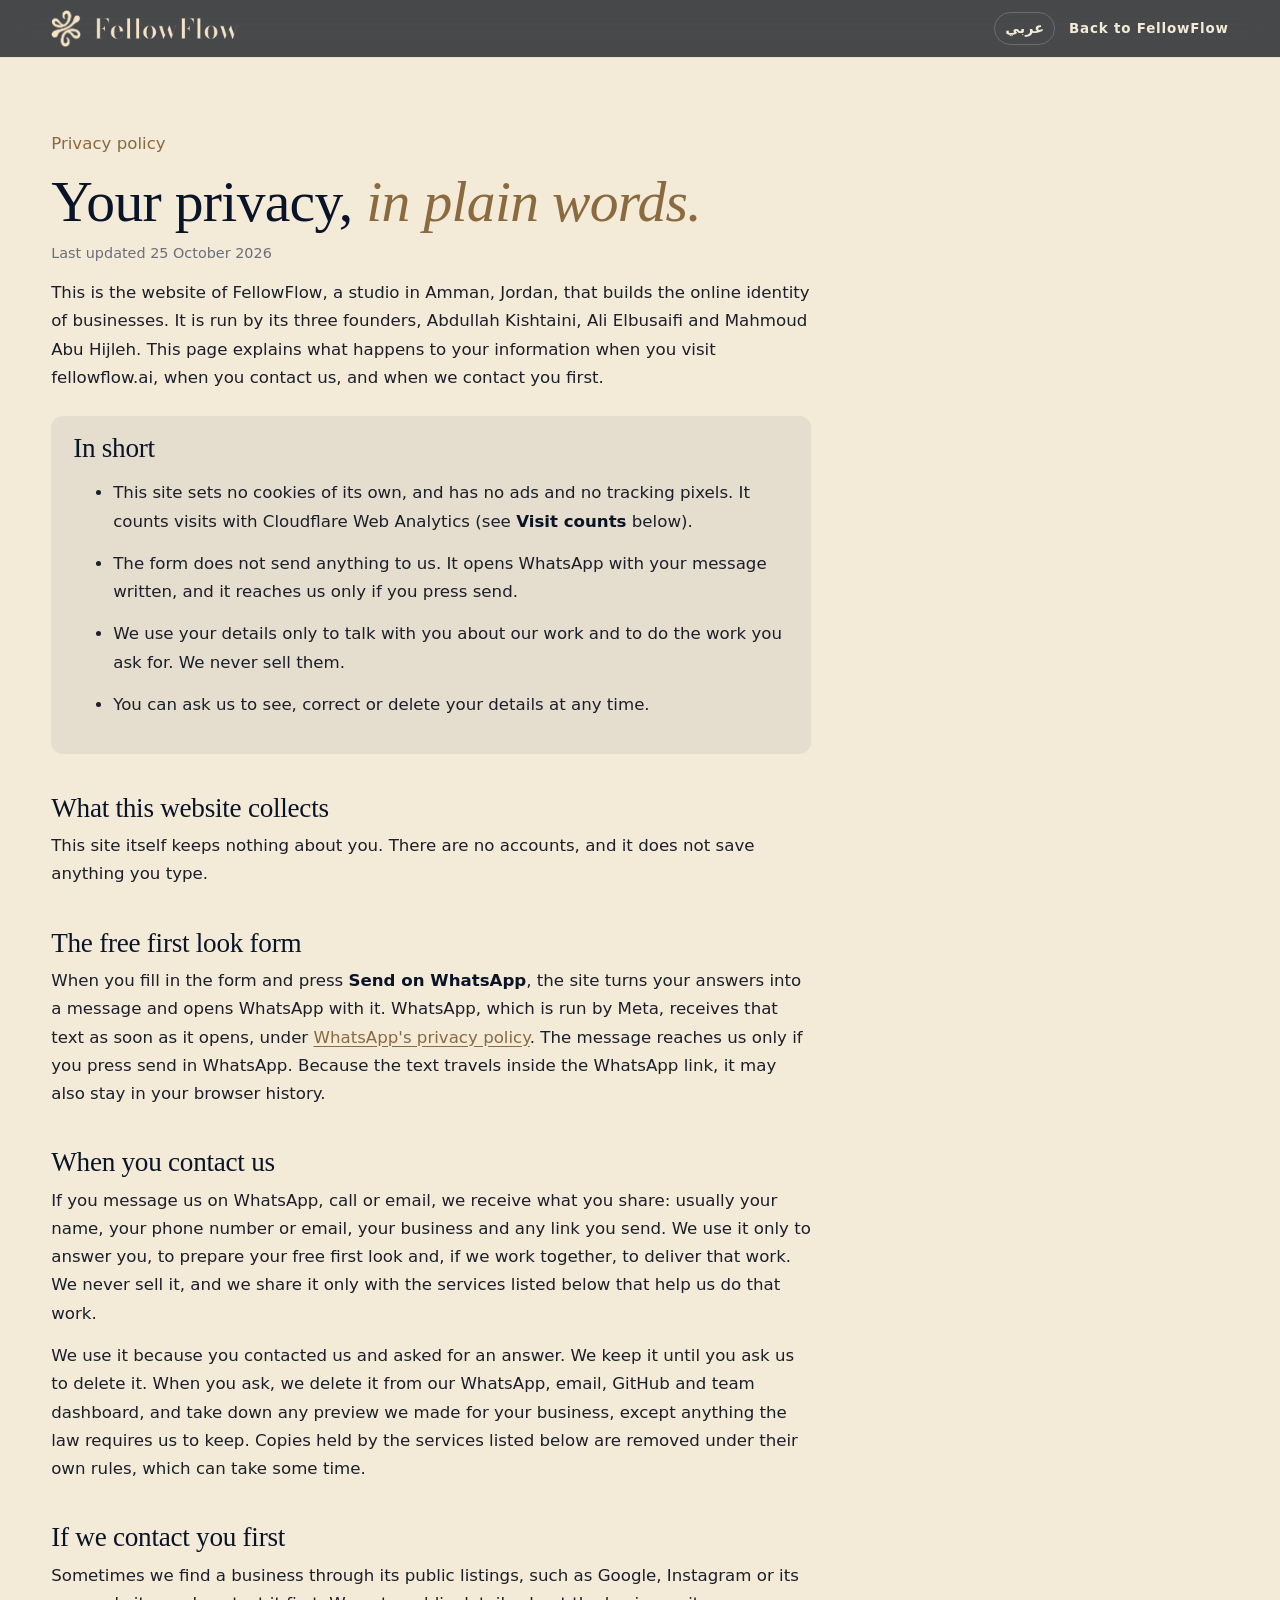
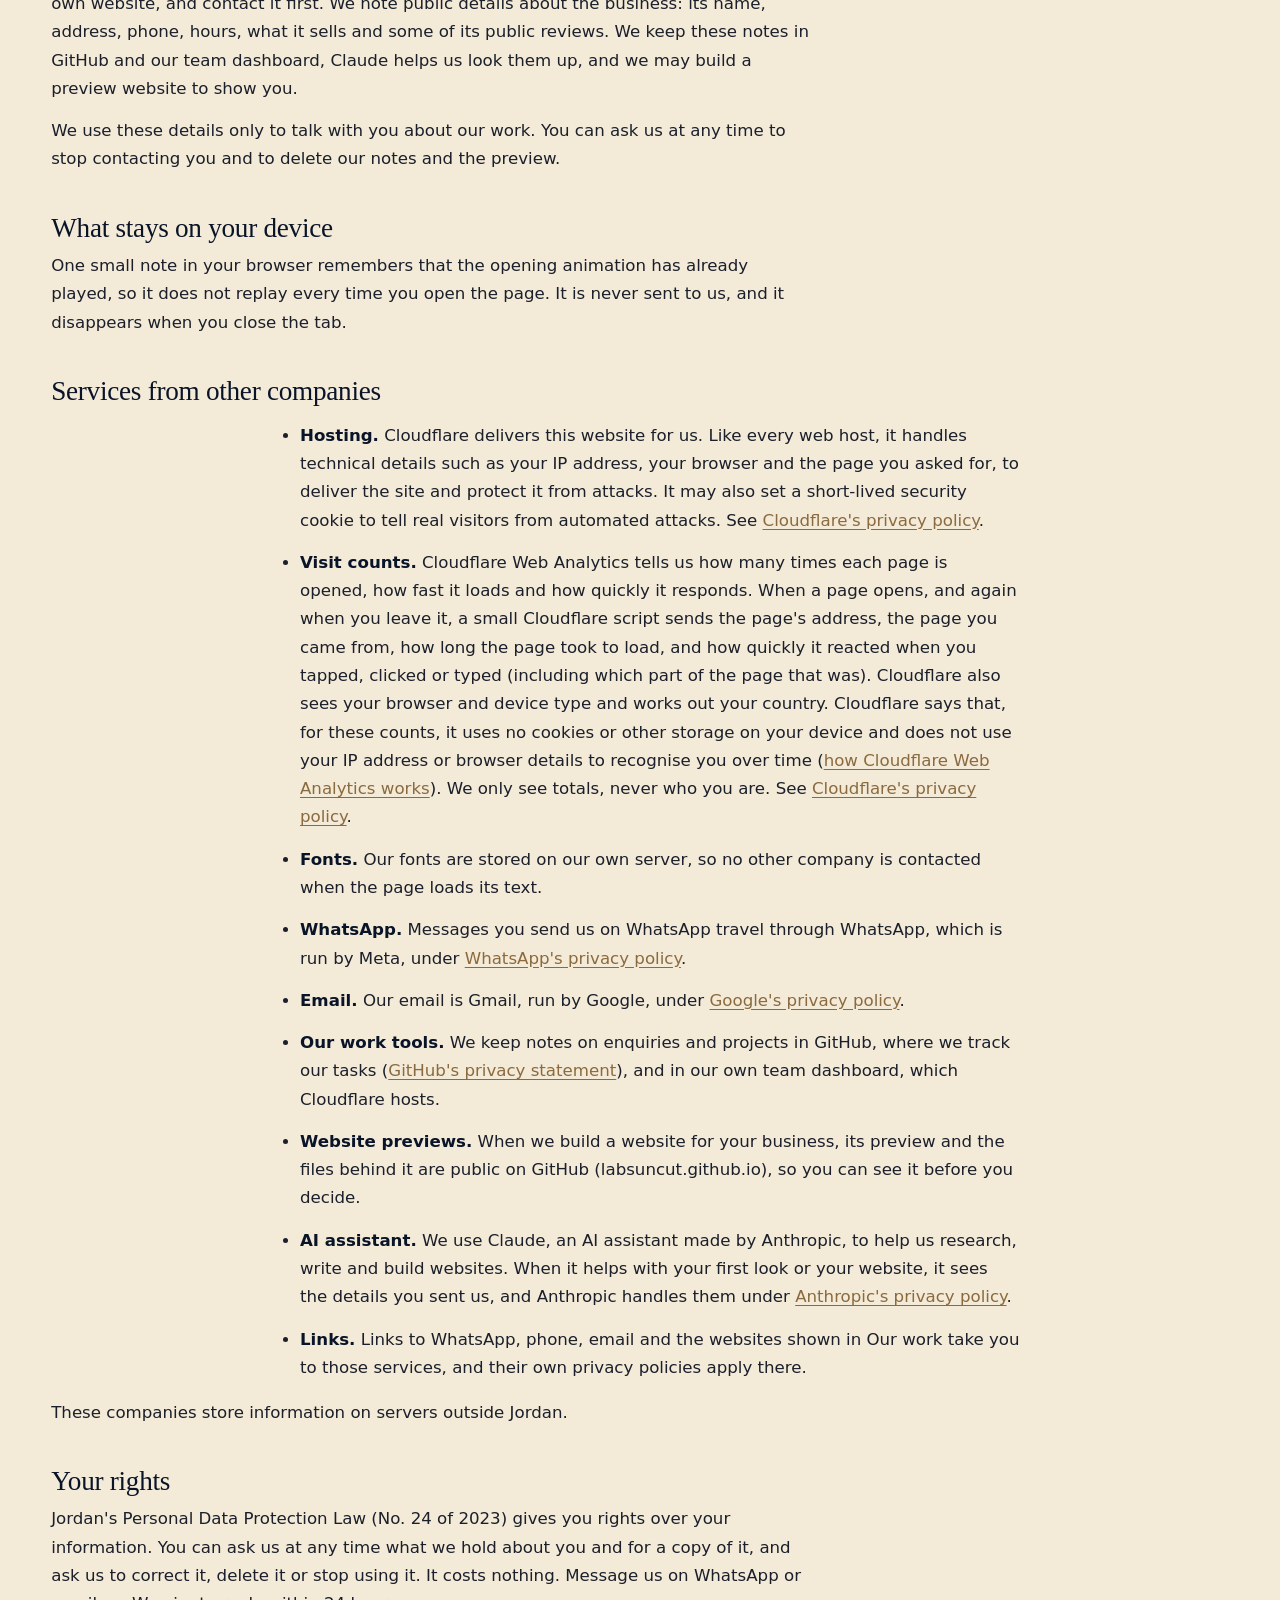
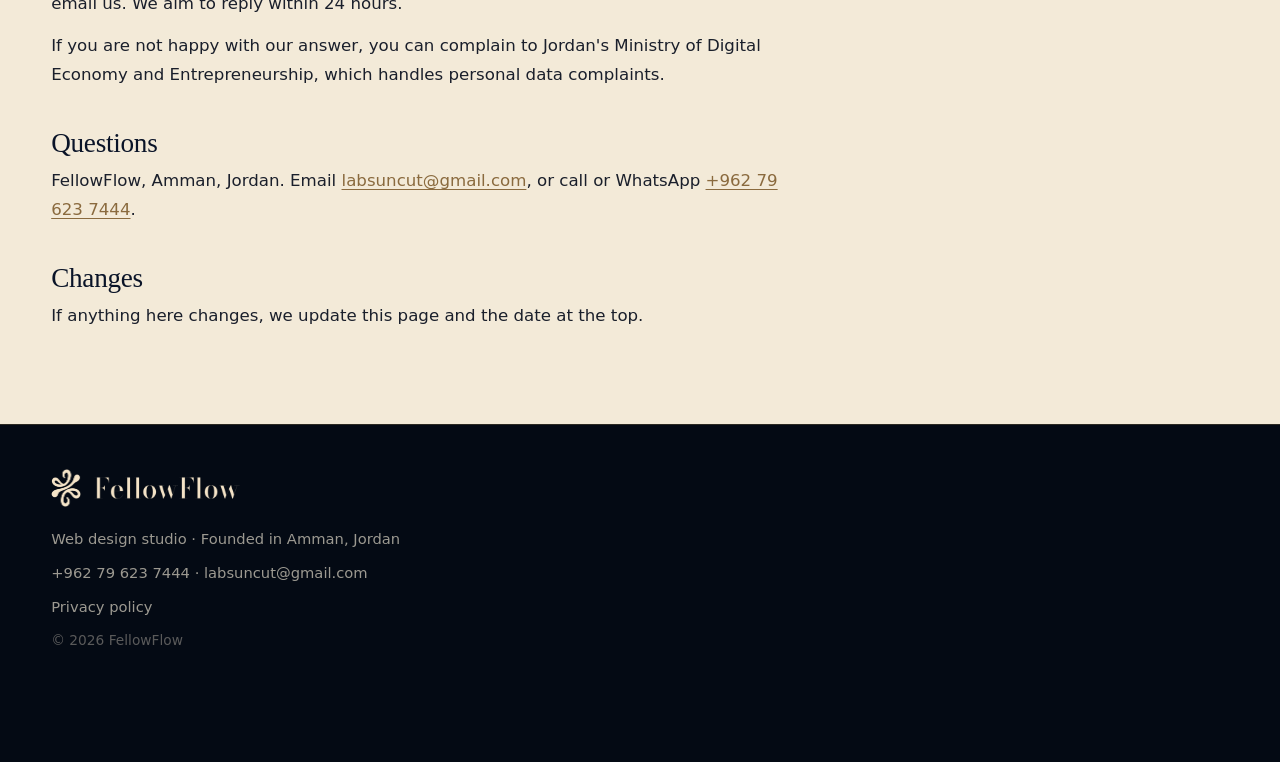
<file: privacy/index.html>
<!doctype html>
<html lang="en" dir="ltr">
<head>
<meta charset="utf-8">
<meta name="viewport" content="width=device-width, initial-scale=1, viewport-fit=cover">
<title>Privacy policy | FellowFlow</title>
<meta name="description" content="What this site keeps about you, what happens when you message us or we message you, which services help us, and how to see, correct or delete your details.">
<link rel="canonical" href="https://fellowflow.ai/privacy/">
<meta name="theme-color" content="#050C1A">
<meta http-equiv="Content-Security-Policy" content="default-src 'self'; script-src 'self' https://static.cloudflareinsights.com; style-src 'self' 'unsafe-inline'; font-src 'self'; img-src 'self' data:; connect-src 'self'; object-src 'none'; base-uri 'self'; form-action 'self'; upgrade-insecure-requests">
<meta name="referrer" content="strict-origin-when-cross-origin">
<link rel="icon" href="../assets/img/favicon.svg" type="image/svg+xml">
<link rel="icon" href="../assets/img/favicon-48.png" sizes="48x48" type="image/png">
<link rel="apple-touch-icon" href="../assets/img/apple-touch-icon.png">
<meta property="og:title" content="Privacy policy | FellowFlow">
<meta property="og:type" content="website">
<meta property="og:url" content="https://fellowflow.ai/privacy/">
<meta property="og:site_name" content="FellowFlow">
<meta property="og:image" content="https://fellowflow.ai/assets/img/og.jpg">
<link rel="stylesheet" href="../assets/css/site.css?v=30">
</head>
<body>
<a class="skip" href="#main">Skip to content</a>

<header class="top scrolled">
  <div class="wrap top-in">
    <a class="logo show" href="../" aria-label="FellowFlow home">
      <img class="logo-mark" src="../assets/img/logo/mark-cream.png" alt="" width="244" height="302">
      <img class="logo-word" src="../assets/img/logo/wordmark-cream-400.png" srcset="../assets/img/logo/wordmark-cream-400.png 400w, ../assets/img/logo/wordmark-cream-680.png 680w, ../assets/img/logo/wordmark-cream.png 960w" sizes="(max-width: 640px) 126px, 172px" alt="FellowFlow" width="960" height="153">
    </a>
    <div class="top-actions">
      <a class="lang" href="../ar/" hreflang="ar" lang="ar">عربي</a>
      <a class="back" href="../">Back to FellowFlow</a>
    </div>
  </div>
</header>

<!-- One cream sheet of plain text. Keep it true to what the site really does: if a form, cookie,
     tracker or outside service is added, update this page and the date in the same change. -->
<main id="main" class="legal">
  <p class="no"><span class="rule"></span><span>Privacy policy</span></p>
  <h1>Your privacy, <em>in plain words.</em></h1>
  <p class="updated">Last updated 25 October 2026</p>
  <p>This is the website of FellowFlow, a studio in Amman, Jordan, that builds the online identity of businesses. It is run by its three founders, Abdullah Kishtaini, Ali Elbusaifi and Mahmoud Abu Hijleh. This page explains what happens to your information when you visit fellowflow.ai, when you contact us, and when we contact you first.</p>

  <div class="short">
    <h2>In short</h2>
    <ul>
      <li>This site sets no cookies of its own, and has no ads and no tracking pixels. It counts visits with Cloudflare Web Analytics (see <b>Visit counts</b> below).</li>
      <li>The form does not send anything to us. It opens WhatsApp with your message written, and it reaches us only if you press send.</li>
      <li>We use your details only to talk with you about our work and to do the work you ask for. We never sell them.</li>
      <li>You can ask us to see, correct or delete your details at any time.</li>
    </ul>
  </div>

  <h2>What this website collects</h2>
  <p>This site itself keeps nothing about you. There are no accounts, and it does not save anything you type.</p>

  <h2>The free first look form</h2>
  <p>When you fill in the form and press <b>Send on WhatsApp</b>, the site turns your answers into a message and opens WhatsApp with it. WhatsApp, which is run by Meta, receives that text as soon as it opens, under <a href="https://www.whatsapp.com/legal/privacy-policy" target="_blank" rel="noopener">WhatsApp's privacy policy</a>. The message reaches us only if you press send in WhatsApp. Because the text travels inside the WhatsApp link, it may also stay in your browser history.</p>

  <h2>When you contact us</h2>
  <p>If you message us on WhatsApp, call or email, we receive what you share: usually your name, your phone number or email, your business and any link you send. We use it only to answer you, to prepare your free first look and, if we work together, to deliver that work. We never sell it, and we share it only with the services listed below that help us do that work.</p>
  <p>We use it because you contacted us and asked for an answer. We keep it until you ask us to delete it. When you ask, we delete it from our WhatsApp, email, GitHub and team dashboard, and take down any preview we made for your business, except anything the law requires us to keep. Copies held by the services listed below are removed under their own rules, which can take some time.</p>

  <h2>If we contact you first</h2>
  <p>Sometimes we find a business through its public listings, such as Google, Instagram or its own website, and contact it first. We note public details about the business: its name, address, phone, hours, what it sells and some of its public reviews. We keep these notes in GitHub and our team dashboard, Claude helps us look them up, and we may build a preview website to show you.</p>
  <p>We use these details only to talk with you about our work. You can ask us at any time to stop contacting you and to delete our notes and the preview.</p>

  <h2>What stays on your device</h2>
  <p>One small note in your browser remembers that the opening animation has already played, so it does not replay every time you open the page. It is never sent to us, and it disappears when you close the tab.</p>

  <h2>Services from other companies</h2>
  <ul>
    <li><b>Hosting.</b> Cloudflare delivers this website for us. Like every web host, it handles technical details such as your IP address, your browser and the page you asked for, to deliver the site and protect it from attacks. It may also set a short-lived security cookie to tell real visitors from automated attacks. See <a href="https://www.cloudflare.com/privacypolicy/" target="_blank" rel="noopener">Cloudflare's privacy policy</a>.</li>
    <li><b>Visit counts.</b> Cloudflare Web Analytics tells us how many times each page is opened, how fast it loads and how quickly it responds. When a page opens, and again when you leave it, a small Cloudflare script sends the page's address, the page you came from, how long the page took to load, and how quickly it reacted when you tapped, clicked or typed (including which part of the page that was). Cloudflare also sees your browser and device type and works out your country. Cloudflare says that, for these counts, it uses no cookies or other storage on your device and does not use your IP address or browser details to recognise you over time (<a href="https://www.cloudflare.com/web-analytics/" target="_blank" rel="noopener">how Cloudflare Web Analytics works</a>). We only see totals, never who you are. See <a href="https://www.cloudflare.com/privacypolicy/" target="_blank" rel="noopener">Cloudflare's privacy policy</a>.</li>
    <li><b>Fonts.</b> Our fonts are stored on our own server, so no other company is contacted when the page loads its text.</li>
    <li><b>WhatsApp.</b> Messages you send us on WhatsApp travel through WhatsApp, which is run by Meta, under <a href="https://www.whatsapp.com/legal/privacy-policy" target="_blank" rel="noopener">WhatsApp's privacy policy</a>.</li>
    <li><b>Email.</b> Our email is Gmail, run by Google, under <a href="https://policies.google.com/privacy" target="_blank" rel="noopener">Google's privacy policy</a>.</li>
    <li><b>Our work tools.</b> We keep notes on enquiries and projects in GitHub, where we track our tasks (<a href="https://docs.github.com/en/site-policy/privacy-policies/github-general-privacy-statement" target="_blank" rel="noopener">GitHub's privacy statement</a>), and in our own team dashboard, which Cloudflare hosts.</li>
    <li><b>Website previews.</b> When we build a website for your business, its preview and the files behind it are public on GitHub (labsuncut.github.io), so you can see it before you decide.</li>
    <li><b>AI assistant.</b> We use Claude, an AI assistant made by Anthropic, to help us research, write and build websites. When it helps with your first look or your website, it sees the details you sent us, and Anthropic handles them under <a href="https://www.anthropic.com/legal/privacy" target="_blank" rel="noopener">Anthropic's privacy policy</a>.</li>
    <li><b>Links.</b> Links to WhatsApp, phone, email and the websites shown in Our work take you to those services, and their own privacy policies apply there.</li>
  </ul>
  <p>These companies store information on servers outside Jordan.</p>

  <h2>Your rights</h2>
  <p>Jordan's Personal Data Protection Law (No. 24 of 2023) gives you rights over your information. You can ask us at any time what we hold about you and for a copy of it, and ask us to correct it, delete it or stop using it. It costs nothing. Message us on WhatsApp or email us. We aim to reply within 24 hours.</p>
  <p>If you are not happy with our answer, you can complain to Jordan's Ministry of Digital Economy and Entrepreneurship, which handles personal data complaints.</p>

  <h2>Questions</h2>
  <p>FellowFlow, Amman, Jordan. Email <a href="mailto:labsuncut@gmail.com">labsuncut@gmail.com</a>, or call or WhatsApp <a href="tel:+962796237444" dir="ltr">+962 79 623 7444</a>.</p>

  <h2>Changes</h2>
  <p>If anything here changes, we update this page and the date at the top.</p>
</main>

<footer class="foot">
  <div class="wrap foot-in">
    <a class="logo" href="../"><img class="logo-mark" src="../assets/img/logo/mark-cream.png" alt="" width="244" height="302" loading="lazy"><img class="logo-word" src="../assets/img/logo/wordmark-cream-400.png" srcset="../assets/img/logo/wordmark-cream-400.png 400w, ../assets/img/logo/wordmark-cream-680.png 680w, ../assets/img/logo/wordmark-cream.png 960w" sizes="(max-width: 640px) 126px, 172px" alt="FellowFlow" width="960" height="153" loading="lazy"></a>
    <p>Web design studio · Founded in Amman, Jordan</p>
    <p><a href="tel:+962796237444" dir="ltr">+962 79 623 7444</a> · <a href="mailto:labsuncut@gmail.com">labsuncut@gmail.com</a></p>
    <p><a href="./" aria-current="page">Privacy policy</a></p>
    <p class="fine">© 2026 FellowFlow</p>
  </div>
</footer>
</body>
</html>
</file>
<file: assets/css/site.css>
/* FellowFlow: the Rebirth. One living world behind the whole page (assets/js/world.js), and an
   editorial page over it. Near-black navy, cream, warm gold; teal only where the world is alive.
   Fonts: assets/css/fonts.css (self-hosted). Arabic rules are at the end. */

:root {
  --ink: #050a14;           /* page floor */
  --navy: #0a1428;
  --navy-2: #101c36;
  --cream: #f3ead8;
  --cream-2: #e4d8c0;
  --muted: rgba(243, 234, 216, .64);
  --faint: rgba(243, 234, 216, .36);
  --gold: #c9a45c;
  --gold-2: #e8c987;
  --gold-line: rgba(201, 164, 92, .34);
  --teal: #2fd2c4;
  --serif: "Cormorant Garamond", "Amiri", Georgia, serif;
  --sans: "Manrope", "IBM Plex Sans Arabic", system-ui, sans-serif;
  --wrap: 1240px;
  --gutter: clamp(20px, 4vw, 56px);
  --ease: cubic-bezier(.22, .8, .24, 1);
}
*, *::before, *::after { box-sizing: border-box; }
html { scroll-behavior: smooth; -webkit-text-size-adjust: 100%; background: var(--ink); }
html.keys { scroll-behavior: auto; }
body { margin: 0; font: 400 1.04rem/1.65 var(--sans); color: var(--cream); background: var(--ink); overflow-x: clip; }
img, video, svg { max-width: 100%; display: block; }
a { color: inherit; text-decoration: none; }
button { font: inherit; color: inherit; background: none; border: 0; cursor: pointer; }
h1, h2, h3 { font-family: var(--serif); font-weight: 500; margin: 0; }
h1 em, h2 em, h3 em { font-style: italic; color: var(--gold-2); }
p { margin: 0; }
::selection { background: rgba(201, 164, 92, .35); color: var(--cream); }
:focus-visible { outline: 2px solid var(--gold-2); outline-offset: 3px; border-radius: 3px; }
.wrap { width: min(var(--wrap), 100% - 2 * var(--gutter)); margin-inline: auto; }
.skip { position: absolute; top: -60px; left: 12px; z-index: 50; padding: 10px 14px; background: var(--cream); color: var(--ink); border-radius: 4px; }
.skip:focus { top: 12px; }

/* ---- type ---- */
.label { font: 600 .72rem/1.4 var(--sans); letter-spacing: .2em; text-transform: uppercase; color: var(--gold); display: inline-flex; align-items: center; gap: 14px; }
.label .rule { width: 34px; height: 1px; background: var(--gold); opacity: .8; }
.label .rn { font-family: var(--serif); font-size: 1rem; letter-spacing: .05em; color: var(--gold-2); }
h1 { font-size: clamp(2.7rem, 6.6vw, 6.6rem); line-height: .98; letter-spacing: -.012em; }
h2 { font-size: clamp(2.15rem, 4.4vw, 4rem); line-height: 1.04; letter-spacing: -.01em; }
h3 { font-size: 1.7rem; line-height: 1.15; }
.lede { font-size: clamp(1.1rem, 1.45vw, 1.3rem); line-height: 1.55; color: var(--muted); max-width: 34em; }
.sub { font-size: 1.06rem; color: var(--muted); max-width: 36em; }
.quote { font-family: var(--serif); font-style: italic; font-size: clamp(1.5rem, 2.4vw, 2.1rem); line-height: 1.3; color: var(--cream-2); }
.fine { font-size: .86rem; color: var(--faint); }

/* ---- buttons ---- */
.btn { display: inline-flex; align-items: center; justify-content: center; gap: 10px; min-height: 50px; padding: 0 26px; border-radius: 999px; font: 600 .92rem/1 var(--sans); letter-spacing: .04em; transition: transform .35s var(--ease), background .35s, color .35s, border-color .35s, box-shadow .35s; white-space: nowrap; }
.btn:hover { transform: translateY(-2px); }
.btn-gold { background: linear-gradient(135deg, var(--gold-2), var(--gold)); color: var(--ink); box-shadow: 0 10px 30px -14px rgba(201, 164, 92, .8); }
.btn-gold:hover { box-shadow: 0 16px 36px -14px rgba(232, 201, 135, .9); }
.btn-line { border: 1px solid rgba(243, 234, 216, .32); color: var(--cream); }
.btn-line:hover { border-color: var(--gold-2); color: var(--gold-2); }
.btn-sm { min-height: 42px; padding: 0 20px; font-size: .84rem; }
.btn:disabled { opacity: .5; cursor: not-allowed; transform: none; }
.arrow { display: inline-block; transition: transform .35s var(--ease); }
a:hover .arrow { transform: translateX(4px); }
[dir="rtl"] a:hover .arrow { transform: translateX(-4px) scaleX(-1); }
[dir="rtl"] .arrow { transform: scaleX(-1); }

/* ---- the world ---- */
.world { position: fixed; inset: 0; z-index: 0; width: 100%; height: 100%; background: radial-gradient(120% 90% at 70% 60%, #0d1a36 0%, #060c1a 55%, #03060e 100%); }
.world canvas { position: absolute; inset: 0; width: 100%; height: 100%; display: block; }
.world-still { position: absolute; inset: 0; background: radial-gradient(60% 50% at 62% 58%, rgba(47, 210, 196, .12), transparent 70%), radial-gradient(40% 40% at 30% 30%, rgba(201, 164, 92, .08), transparent 70%); opacity: 0; transition: opacity 1.2s; }
html.no-world .world-still { opacity: 1; }
.veil { position: fixed; inset: 0; z-index: 1; pointer-events: none; background: linear-gradient(180deg, rgba(5, 10, 20, .55) 0%, rgba(5, 10, 20, 0) 22%, rgba(5, 10, 20, 0) 60%, rgba(5, 10, 20, .35) 100%); }

/* ---- header ---- */
.top { position: fixed; inset: 0 0 auto 0; z-index: 30; padding: 18px 0; transition: background .5s, padding .5s, box-shadow .5s; }
.top.scrolled { padding: 10px 0; background: rgba(5, 10, 20, .72); box-shadow: 0 1px 0 rgba(201, 164, 92, .14); }
@supports (backdrop-filter: blur(1px)) { .top.scrolled { backdrop-filter: blur(14px); -webkit-backdrop-filter: blur(14px); } }
.top-in { display: flex; align-items: center; justify-content: space-between; gap: 20px; }
.logo { display: inline-flex; align-items: center; gap: 12px; }
.logo-mark { width: 30px; height: auto; }
.logo-word { width: 148px; height: auto; }
.nav { display: flex; gap: clamp(18px, 2.4vw, 34px); }
.nav a { font: 500 .86rem/1 var(--sans); letter-spacing: .06em; color: var(--muted); position: relative; padding: 8px 0; transition: color .3s; }
.nav a::after { content: ""; position: absolute; left: 0; right: 100%; bottom: 2px; height: 1px; background: var(--gold-2); transition: right .4s var(--ease); }
.nav a:hover, .nav a.here { color: var(--cream); }
.nav a:hover::after, .nav a.here::after { right: 0; }
.top-actions { display: flex; align-items: center; gap: 14px; }
.lang { font: 600 .9rem/1 "IBM Plex Sans Arabic", var(--sans); color: var(--cream); padding: 8px 10px; border: 1px solid rgba(243, 234, 216, .22); border-radius: 999px; transition: border-color .3s; }
.lang:hover { border-color: var(--gold-2); }
.menu-btn { display: none; width: 44px; height: 44px; place-items: center; }
.menu-lines { display: grid; gap: 6px; width: 24px; }
.menu-lines i { display: block; height: 1.5px; background: var(--cream); transition: transform .4s var(--ease), opacity .3s; }
.menu-btn[aria-expanded="true"] .menu-lines i:first-child { transform: translateY(3.75px) rotate(45deg); }
.menu-btn[aria-expanded="true"] .menu-lines i:last-child { transform: translateY(-3.75px) rotate(-45deg); }
.menu { position: fixed; inset: 0; z-index: 25; background: rgba(5, 10, 20, .94); padding-top: 90px; display: none; }
.menu.open { display: block; }
.menu-in { display: grid; gap: 6px; }
.menu-in a { display: flex; align-items: baseline; gap: 16px; padding: 14px 0; border-bottom: 1px solid rgba(243, 234, 216, .1); font-family: var(--serif); font-size: 2rem; color: var(--cream); opacity: 0; transform: translateY(12px); animation: menu-in .6s var(--ease) forwards; animation-delay: calc(var(--i) * 60ms); }
.menu-in a small { font: 500 .72rem/1 var(--sans); letter-spacing: .2em; color: var(--gold); }
.menu-in .menu-cta { font: 600 .92rem/1 var(--sans); border: 0; justify-content: center; margin-top: 20px; opacity: 0; }
@keyframes menu-in { to { opacity: 1; transform: none; } }

/* ---- page over the world ---- */
main { position: relative; z-index: 2; }
section { position: relative; }

/* A. Arrival */
.hero { min-height: 100svh; display: grid; align-items: end; padding: 120px 0 clamp(56px, 9vh, 110px); }
.hero-in { display: grid; grid-template-columns: minmax(0, 7fr) minmax(0, 5fr); gap: 40px; align-items: end; }
.hero h1 { max-width: 9.2em; margin: 18px 0 26px; text-shadow: 0 2px 30px rgba(5, 10, 20, .6); }
.hero h1 .w { display: inline-block; opacity: 0; transform: translateY(.35em); transition: opacity .9s var(--ease), transform .9s var(--ease); transition-delay: calc(var(--i) * 70ms + 200ms); }
.hero h1.in .w { opacity: 1; transform: none; }
.cta-row { display: flex; flex-wrap: wrap; gap: 14px; margin-top: 30px; }
.hero-side { display: grid; gap: 18px; justify-items: end; text-align: end; }
.beat { font: 500 .78rem/1.6 var(--sans); letter-spacing: .12em; text-transform: uppercase; color: var(--faint); display: grid; gap: 6px; justify-items: end; }
.beat b { font: 500 1.25rem/1.2 var(--serif); letter-spacing: 0; text-transform: none; color: var(--cream-2); font-style: italic; min-height: 1.3em; transition: opacity .6s; }
.beat-bar { width: 140px; height: 1px; background: rgba(243, 234, 216, .16); position: relative; overflow: hidden; }
.beat-bar i { position: absolute; inset: 0 auto 0 0; width: 100%; background: linear-gradient(90deg, var(--teal), var(--gold-2)); transform-origin: left; transform: scaleX(var(--p, 0)); transition: transform .4s linear; }
[dir="rtl"] .beat-bar i { inset: 0 0 0 auto; transform-origin: right; }
.controls { display: flex; gap: 10px; flex-wrap: wrap; justify-content: flex-end; }
.ctl { font: 600 .74rem/1 var(--sans); letter-spacing: .14em; text-transform: uppercase; color: var(--muted); padding: 10px 14px; border: 1px solid rgba(243, 234, 216, .18); border-radius: 999px; transition: color .3s, border-color .3s; }
.ctl:hover { color: var(--cream); border-color: var(--gold-2); }
.ctl[hidden] { display: none; }
.scroll-hint { position: absolute; left: 50%; bottom: 22px; transform: translateX(-50%); font: 500 .68rem/1 var(--sans); letter-spacing: .22em; text-transform: uppercase; color: var(--faint); display: grid; justify-items: center; gap: 10px; transition: opacity .6s; }
.scroll-hint i { width: 1px; height: 34px; background: linear-gradient(var(--gold-2), transparent); animation: hint 2.4s ease-in-out infinite; }
@keyframes hint { 0% { transform: scaleY(0); transform-origin: top; } 50% { transform: scaleY(1); transform-origin: top; } 51% { transform-origin: bottom; } 100% { transform: scaleY(0); transform-origin: bottom; } }
html.scrolled .scroll-hint { opacity: 0; }

/* The act: the world pulls back while one line is read. */
.act { height: 150vh; }
.act-in { position: sticky; top: 0; height: 100svh; display: grid; place-items: center; text-align: center; }
.act .quote { max-width: 18em; opacity: 0; transform: translateY(20px); transition: opacity 1s var(--ease), transform 1s var(--ease); }
.act .quote.in { opacity: 1; transform: none; }

/* Shared section rhythm */
.sec { padding: clamp(80px, 11vw, 150px) 0; }
.sec-head { display: grid; gap: 18px; max-width: 46em; margin-bottom: clamp(40px, 6vw, 80px); }
.sec-head h2 { margin-top: 4px; }
.plate { background: linear-gradient(180deg, rgba(8, 16, 32, .0), rgba(8, 16, 32, .9) 14%, rgba(5, 10, 20, .96) 86%, rgba(5, 10, 20, .0)); }
.panel { background: rgba(10, 20, 40, .66); border: 1px solid rgba(201, 164, 92, .16); border-radius: 18px; }

/* reveals */
.reveal { opacity: 0; transform: translateY(26px); transition: opacity .9s var(--ease), transform .9s var(--ease); transition-delay: calc(var(--i, 0) * 90ms); }
.reveal.in { opacity: 1; transform: none; }

/* B. Solutions: one connected ecosystem */
.eco { position: relative; display: grid; grid-template-columns: repeat(3, minmax(0, 1fr)); gap: 22px; }
.eco-lines { position: absolute; inset: 0; z-index: 0; pointer-events: none; }
.eco-lines path { fill: none; stroke: var(--gold-line); stroke-width: 1; stroke-dasharray: 1200; stroke-dashoffset: 1200; transition: stroke-dashoffset 2.2s var(--ease); }
.eco.in .eco-lines path { stroke-dashoffset: 0; }
.node { position: relative; z-index: 1; padding: 30px 28px 32px; display: grid; gap: 12px; align-content: start; transition: transform .5s var(--ease), border-color .5s, box-shadow .5s; }
.node:hover { transform: translateY(-4px); border-color: rgba(232, 201, 135, .5); box-shadow: 0 30px 60px -40px rgba(47, 210, 196, .45); }
.node .n { font: 500 .72rem/1 var(--sans); letter-spacing: .2em; color: var(--gold); display: flex; align-items: center; gap: 10px; }
.node .n i { width: 8px; height: 8px; border-radius: 50%; background: var(--teal); box-shadow: 0 0 14px var(--teal); opacity: .7; }
.node h3 { font-size: 1.85rem; }
.node p { color: var(--muted); font-size: .98rem; }
.node.core { grid-column: 2; background: linear-gradient(160deg, rgba(201, 164, 92, .16), rgba(10, 20, 40, .72)); border-color: rgba(232, 201, 135, .4); }
.node.core h3 { font-size: 2.2rem; }
.eco-note { margin-top: 26px; max-width: 44em; }

/* C. Selected work */
.work-list { display: grid; gap: 22px; }
.piece { display: grid; grid-template-columns: minmax(0, 1.25fr) minmax(0, .75fr); gap: clamp(22px, 4vw, 56px); align-items: center; padding: 22px; }
.piece .frame { position: relative; aspect-ratio: 16 / 10; border-radius: 12px; overflow: hidden; background: #0b1530; }
.piece .frame img, .piece .frame video { position: absolute; inset: 0; width: 100%; height: 100%; object-fit: cover; object-position: top; }
.piece .frame video { opacity: 0; transition: opacity .6s; }
.piece.playing .frame video { opacity: 1; }
.piece .frame::after { content: ""; position: absolute; inset: 0; box-shadow: inset 0 0 0 1px rgba(243, 234, 216, .1); border-radius: 12px; pointer-events: none; }
.piece-text { display: grid; gap: 14px; align-content: center; }
.piece h3 { font-size: clamp(1.9rem, 2.8vw, 2.6rem); }
.status { display: inline-flex; align-items: center; gap: 8px; font: 600 .7rem/1 var(--sans); letter-spacing: .18em; text-transform: uppercase; color: var(--gold-2); }
.status::before { content: ""; width: 7px; height: 7px; border-radius: 50%; background: var(--teal); box-shadow: 0 0 10px var(--teal); }
.status.own::before { background: var(--gold-2); box-shadow: 0 0 10px var(--gold-2); }
.piece p { color: var(--muted); }
.piece .go { font: 600 .84rem/1 var(--sans); letter-spacing: .08em; color: var(--cream); display: inline-flex; gap: 8px; align-items: center; margin-top: 6px; }
.index { display: grid; }
.row { display: grid; grid-template-columns: minmax(0, 1.2fr) minmax(0, 1fr) auto; gap: 24px; align-items: center; padding: 24px 22px; border-top: 1px solid rgba(243, 234, 216, .1); transition: background .4s; }
.row:hover { background: rgba(243, 234, 216, .035); }
.row h3 { font-size: 1.6rem; }
.row p { color: var(--muted); font-size: .96rem; }
.row .go { font: 600 .8rem/1 var(--sans); letter-spacing: .1em; display: inline-flex; gap: 8px; align-items: center; }
.legend { margin-top: 26px; max-width: 48em; }
.legend b { color: var(--cream-2); font-weight: 600; }

/* D. Partnership: the way we work, then what we promise */
.steps { display: grid; grid-template-columns: repeat(4, minmax(0, 1fr)); gap: 0; position: relative; margin-top: 10px; }
.steps::before { content: ""; position: absolute; left: 0; right: 0; top: 23px; height: 1px; background: rgba(243, 234, 216, .12); }
.steps::after { content: ""; position: absolute; left: 0; top: 23px; height: 1px; width: 0; background: linear-gradient(90deg, var(--gold-2), var(--teal)); transition: width 2s var(--ease); }
.steps.in::after { width: 100%; }
[dir="rtl"] .steps::after { left: auto; right: 0; }
.step { padding: 0 28px 0 0; display: grid; gap: 12px; align-content: start; }
.step .ring { width: 47px; height: 47px; border-radius: 50%; display: grid; place-items: center; background: var(--ink); border: 1px solid rgba(243, 234, 216, .2); font: 500 .95rem/1 var(--serif); color: var(--gold-2); position: relative; z-index: 1; transition: border-color .6s, box-shadow .6s; }
.steps.in .step .ring { border-color: var(--gold-2); box-shadow: 0 0 24px -6px rgba(232, 201, 135, .6); transition-delay: calc(var(--i) * .4s); }
.step h3 { font-size: 1.6rem; margin-top: 8px; }
.step p { color: var(--muted); font-size: .96rem; max-width: 22em; }
.vows { display: grid; grid-template-columns: repeat(2, minmax(0, 1fr)); gap: 0 60px; margin-top: 60px; border-top: 1px solid rgba(201, 164, 92, .25); }
.vow { display: grid; grid-template-columns: 54px minmax(0, 1fr); gap: 18px; padding: 28px 0; border-bottom: 1px solid rgba(243, 234, 216, .09); }
.vow .rn { font-family: var(--serif); font-size: 1.5rem; color: var(--gold); line-height: 1; padding-top: 4px; }
.vow h3 { font-size: 1.45rem; margin-bottom: 8px; }
.vow p { color: var(--muted); font-size: .96rem; }
.sign { display: flex; flex-wrap: wrap; gap: 10px 34px; margin-top: 34px; font-family: var(--serif); font-style: italic; font-size: 1.3rem; color: var(--cream-2); }

/* E. About: the studio, briefly */
.about-in { display: grid; grid-template-columns: minmax(0, 1fr) minmax(0, 1fr); gap: clamp(30px, 5vw, 80px); align-items: end; }
.about-in .lede { max-width: 30em; }
.people { display: grid; grid-template-columns: repeat(3, minmax(0, 1fr)); gap: 16px; }
.person { display: grid; gap: 12px; text-align: center; }
.person .portrait { aspect-ratio: 4 / 5; border-radius: 12px; overflow: hidden; filter: saturate(.3) contrast(1.05); transition: filter .7s, transform .7s var(--ease); }
.person:hover .portrait { filter: none; transform: translateY(-4px); }
.person img { width: 100%; height: 100%; object-fit: cover; }
.person b { display: block; font: 500 1.1rem/1.2 var(--serif); margin-bottom: 4px; }
.person span { font: 500 .66rem/1 var(--sans); letter-spacing: .14em; text-transform: uppercase; color: var(--gold); white-space: nowrap; }

/* F. Begin together */
.begin-in { display: grid; grid-template-columns: minmax(0, 1fr) minmax(0, 1fr); gap: clamp(30px, 5vw, 80px); align-items: start; }
.ways { display: grid; gap: 10px; margin-top: 30px; }
.way { display: flex; align-items: center; justify-content: space-between; gap: 16px; padding: 16px 18px; border: 1px solid rgba(243, 234, 216, .12); border-radius: 12px; transition: border-color .3s, background .3s; }
.way:hover { border-color: var(--gold-2); background: rgba(243, 234, 216, .03); }
.way span { font: 500 .7rem/1 var(--sans); letter-spacing: .18em; text-transform: uppercase; color: var(--gold); }
.way b { font: 500 1.05rem/1 var(--sans); color: var(--cream); }
.form { display: grid; gap: 16px; padding: 30px; }
.form label { display: grid; gap: 7px; font: 500 .74rem/1 var(--sans); letter-spacing: .14em; text-transform: uppercase; color: var(--gold); }
.form input, .form select { width: 100%; font: 400 1.02rem/1.3 var(--sans); color: var(--cream); background: rgba(5, 10, 20, .6); border: 1px solid rgba(243, 234, 216, .16); border-radius: 10px; padding: 14px 14px; transition: border-color .3s; }
.form input:focus, .form select:focus { outline: none; border-color: var(--gold-2); }
.form select { appearance: none; -webkit-appearance: none; background-image: linear-gradient(45deg, transparent 50%, var(--gold) 50%), linear-gradient(135deg, var(--gold) 50%, transparent 50%); background-position: calc(100% - 20px) 50%, calc(100% - 14px) 50%; background-size: 6px 6px; background-repeat: no-repeat; padding-right: 36px; }
[dir="rtl"] .form select { background-position: 20px 50%, 14px 50%; padding-right: 14px; padding-left: 36px; }
.form option { color: var(--ink); }
.form .btn { justify-self: start; }
.bubble { margin-top: 26px; padding: 18px 20px; border-radius: 16px 16px 16px 4px; background: rgba(243, 234, 216, .06); border: 1px solid rgba(243, 234, 216, .1); max-width: 30em; }
[dir="rtl"] .bubble { border-radius: 16px 16px 4px 16px; }
.bubble-who { display: block; font: 600 .68rem/1 var(--sans); letter-spacing: .18em; text-transform: uppercase; color: var(--teal); margin-bottom: 8px; }
.bubble p { font-size: .98rem; color: var(--cream-2); white-space: pre-line; }
.err { color: #f0b4a8; font-size: .92rem; }
.sent { color: var(--cream-2); font-size: .95rem; }
.sent a { color: var(--gold-2); text-decoration: underline; text-underline-offset: 3px; }

/* final word + footer */
.final { text-align: center; padding: clamp(80px, 12vw, 160px) 0; }
.final h2 { max-width: 14em; margin: 18px auto 30px; }
.final .cta-row { justify-content: center; }
.foot { position: relative; z-index: 2; border-top: 1px solid rgba(201, 164, 92, .2); background: rgba(5, 10, 20, .92); padding: 44px 0 110px; }
.foot-in { display: grid; gap: 10px; color: var(--muted); font-size: .92rem; }
.foot .logo { margin-bottom: 10px; }
.foot a:hover { color: var(--gold-2); }
.callbar { display: none; }

/* ---- Reduce Motion: no autonomous motion; scroll-driven changes stay ---- */
@media (prefers-reduced-motion: reduce) {
  html { scroll-behavior: auto; }
  .reveal, .hero h1 .w, .act .quote { transition: none; opacity: 1; transform: none; }
  .scroll-hint i { animation: none; transform: none; }
  .btn:hover, .node:hover, .person:hover .portrait { transform: none; }
  .steps::after { transition: none; } .eco-lines path { transition: none; stroke-dashoffset: 0; }
}

/* ---- tablet ---- */
@media (max-width: 1000px) {
  .nav { display: none; }
  .menu-btn { display: grid; }
  .top .btn { display: none; }
  .hero-in { grid-template-columns: 1fr; }
  .hero-side { justify-items: start; text-align: start; }
  .beat { justify-items: start; }
  .controls { justify-content: flex-start; }
  .eco { grid-template-columns: repeat(2, minmax(0, 1fr)); }
  .node.core { grid-column: 1 / -1; }
  .steps { grid-template-columns: repeat(2, minmax(0, 1fr)); gap: 34px 20px; }
  .steps::before, .steps::after { display: none; }
  .about-in, .begin-in { grid-template-columns: 1fr; }
  .vows { grid-template-columns: 1fr; gap: 0; }
}
/* ---- phone ---- */
@media (max-width: 640px) {
  body { font-size: 1rem; }
  .logo-word { width: 120px; }
  .logo-mark { width: 24px; }
  .hero { padding-top: 100px; padding-bottom: 86px; }
  .hero h1 { font-size: clamp(2.5rem, 12.5vw, 3.4rem); }
  .cta-row .btn { flex: 1 1 100%; }
  .scroll-hint { display: none; }
  .act { height: 120vh; }
  .eco { grid-template-columns: 1fr; gap: 14px; }
  .eco-lines { display: none; }
  .node { padding: 24px 22px; }
  .piece { grid-template-columns: 1fr; padding: 14px; }
  .row { grid-template-columns: 1fr; gap: 8px; padding: 20px 14px; }
  .steps { grid-template-columns: 1fr; }
  .people { grid-template-columns: repeat(3, minmax(0, 1fr)); gap: 8px; }
  .person b { font-size: .95rem; }
  .form { padding: 20px 16px; }
  .form .btn { justify-self: stretch; }
  .foot { padding-bottom: 120px; }
  .callbar { display: grid; grid-template-columns: 1fr 1fr; position: fixed; inset: auto 0 0 0; z-index: 28; background: rgba(5, 10, 20, .9); border-top: 1px solid rgba(201, 164, 92, .25); padding: 10px 12px calc(10px + env(safe-area-inset-bottom)); gap: 10px; }
  @supports (backdrop-filter: blur(1px)) { .callbar { backdrop-filter: blur(14px); -webkit-backdrop-filter: blur(14px); } }
  .callbar a { display: grid; place-items: center; min-height: 46px; border-radius: 999px; font: 600 .86rem/1 var(--sans); letter-spacing: .04em; border: 1px solid rgba(243, 234, 216, .3); }
  .callbar a.primary { background: linear-gradient(135deg, var(--gold-2), var(--gold)); color: var(--ink); border: 0; }
}

/* ---- Arabic ---- */
html[lang="ar"] { --serif: "Amiri", "Cormorant Garamond", serif; --sans: "IBM Plex Sans Arabic", "Manrope", system-ui, sans-serif; }
html[lang="ar"] h1, html[lang="ar"] h2, html[lang="ar"] h3, html[lang="ar"] .quote { letter-spacing: 0; line-height: 1.35; }
html[lang="ar"] h1 { font-size: clamp(2.4rem, 5.6vw, 5.4rem); line-height: 1.25; }
html[lang="ar"] .label, html[lang="ar"] .nav a, html[lang="ar"] .btn, html[lang="ar"] .status, html[lang="ar"] .ctl, html[lang="ar"] .beat, html[lang="ar"] .form label, html[lang="ar"] .way span, html[lang="ar"] .person span, html[lang="ar"] .node .n, html[lang="ar"] .bubble-who { letter-spacing: 0; }
html[lang="ar"] .lang { font-family: "Manrope", sans-serif; }
html[lang="ar"] .step { padding: 0 0 0 28px; }
html[lang="ar"] .sign { font-style: normal; }

/* ---- the privacy page (one cream sheet of plain text) ---- */
.legal { position: relative; z-index: 2; background: var(--cream); color: #1a1f2b; padding: 130px var(--gutter) 80px; }
.legal > * { max-width: 760px; margin-inline: auto; }
.legal h1 { max-width: 760px; }
.legal h1 { color: #0a1428; font-size: clamp(2.4rem, 5vw, 3.6rem); margin: 16px 0 10px; }
.legal h1 em { color: #8a6a3e; }
.legal h2 { color: #0a1428; font-size: 1.7rem; margin: 40px 0 10px; }
.legal p, .legal li { line-height: 1.7; margin: 0 0 14px; }
.legal a { color: #8a6a3e; text-decoration: underline; text-underline-offset: 3px; }
.legal .updated { color: #6b6f7c; font-size: .9rem; }
.legal .short { background: rgba(10, 20, 40, .06); border-radius: 12px; padding: 18px 22px; margin: 24px 0; }
.legal .short h2 { margin-top: 0; }
.legal .no { color: #8a6a3e; }
.legal b { color: #0a1428; }
.back { font: 600 .84rem/1 var(--sans); letter-spacing: .06em; }
</file>
